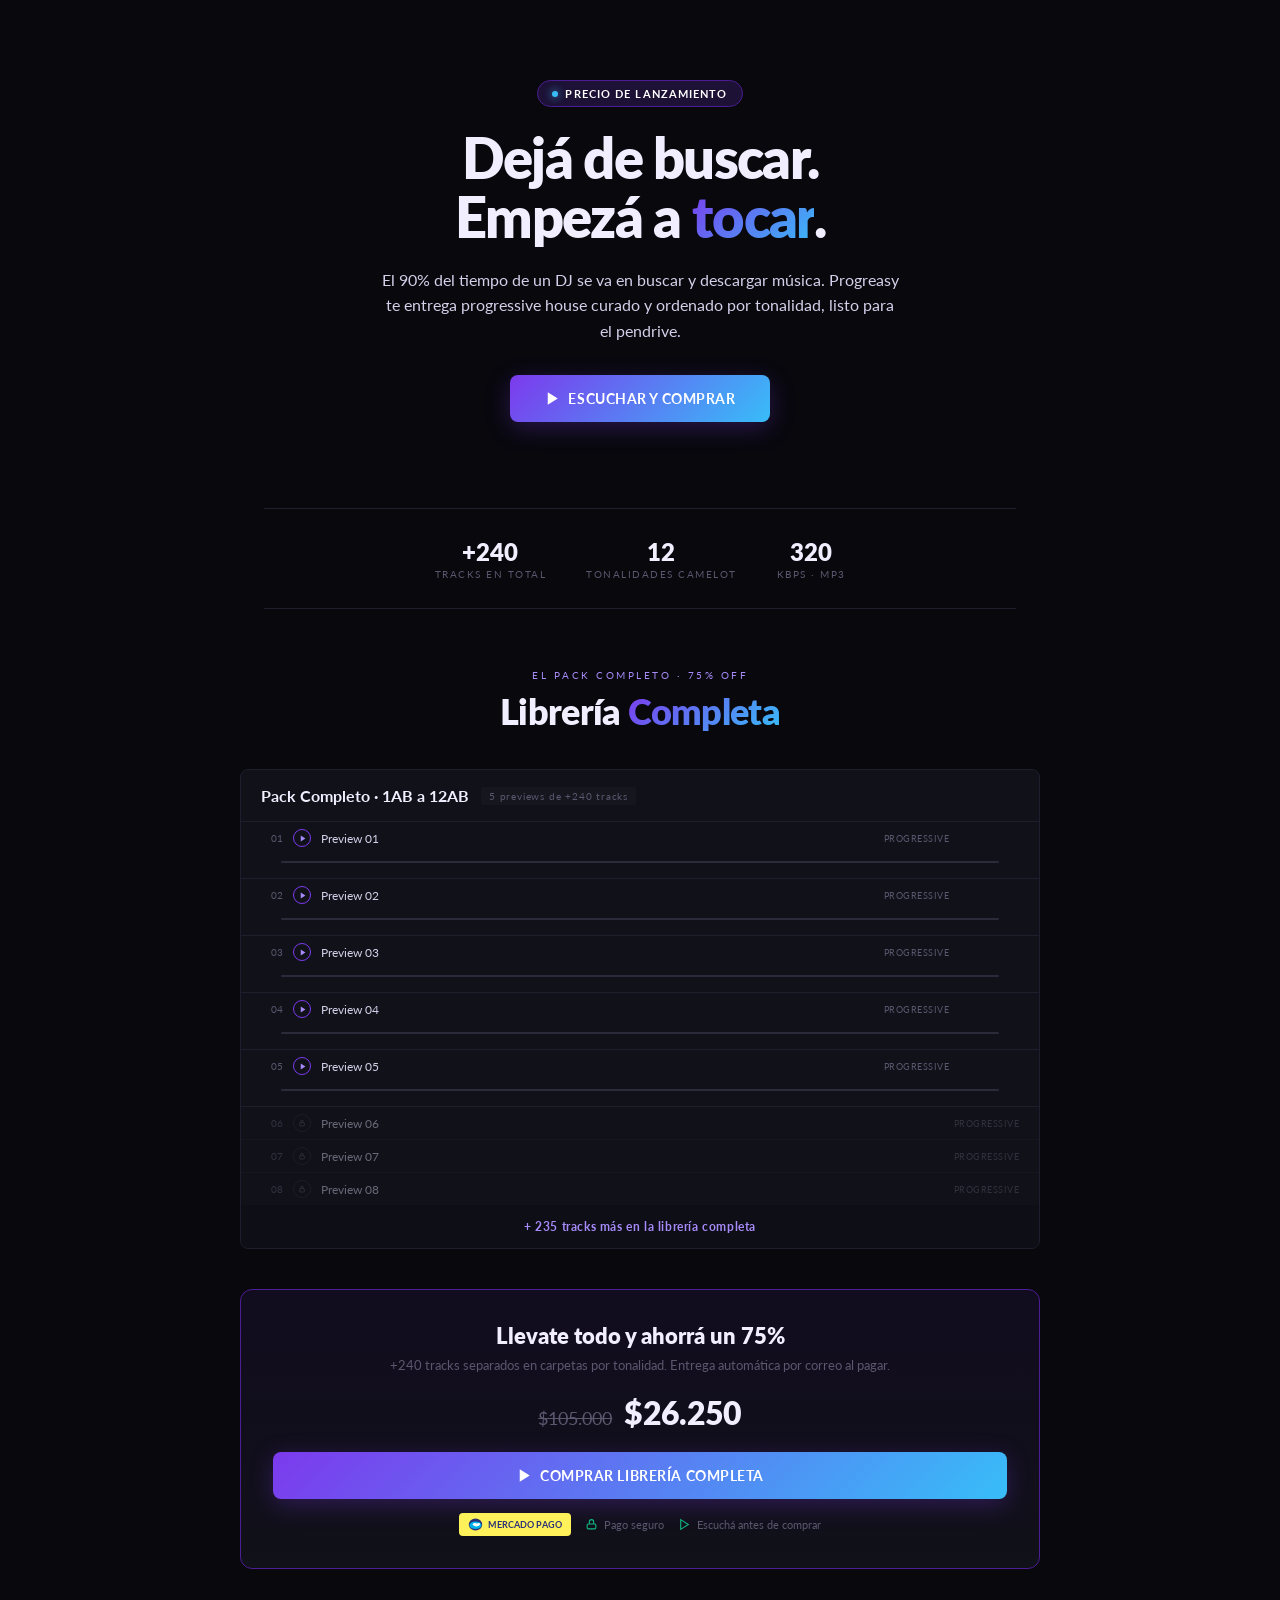
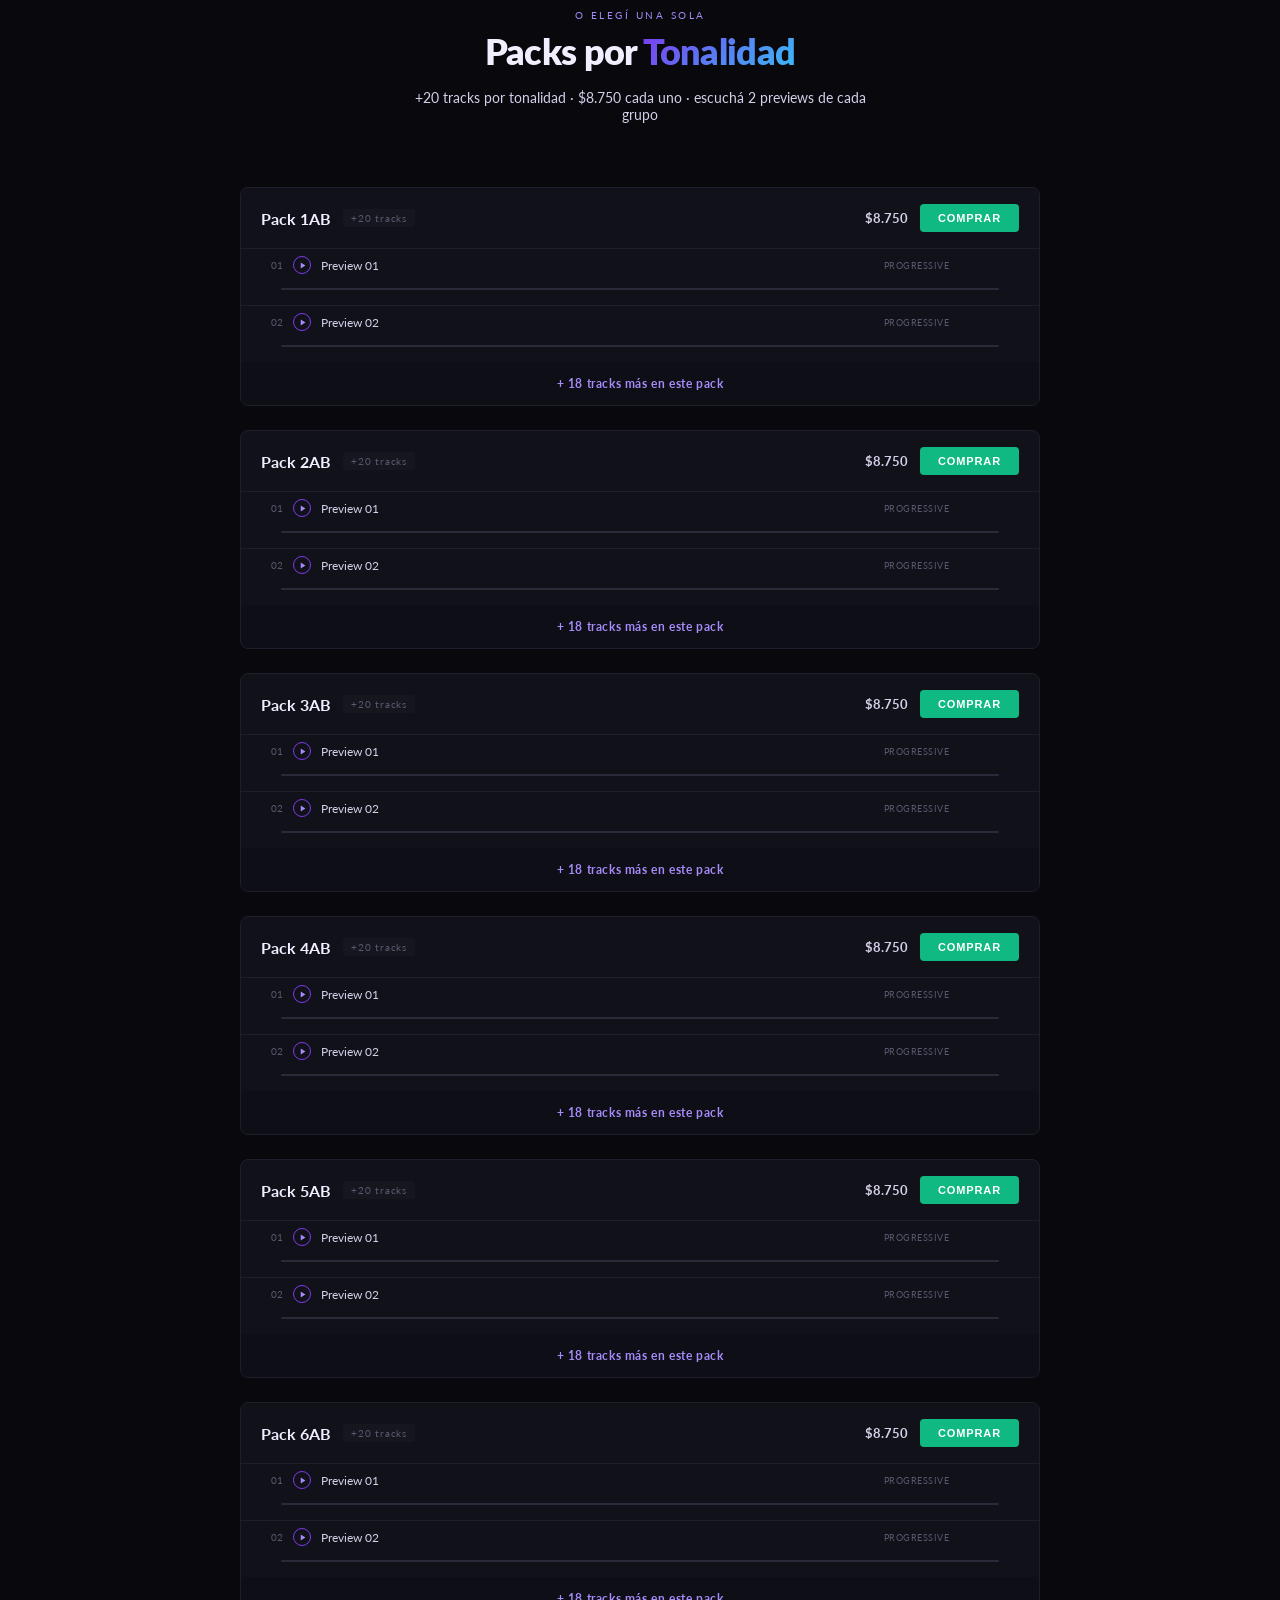
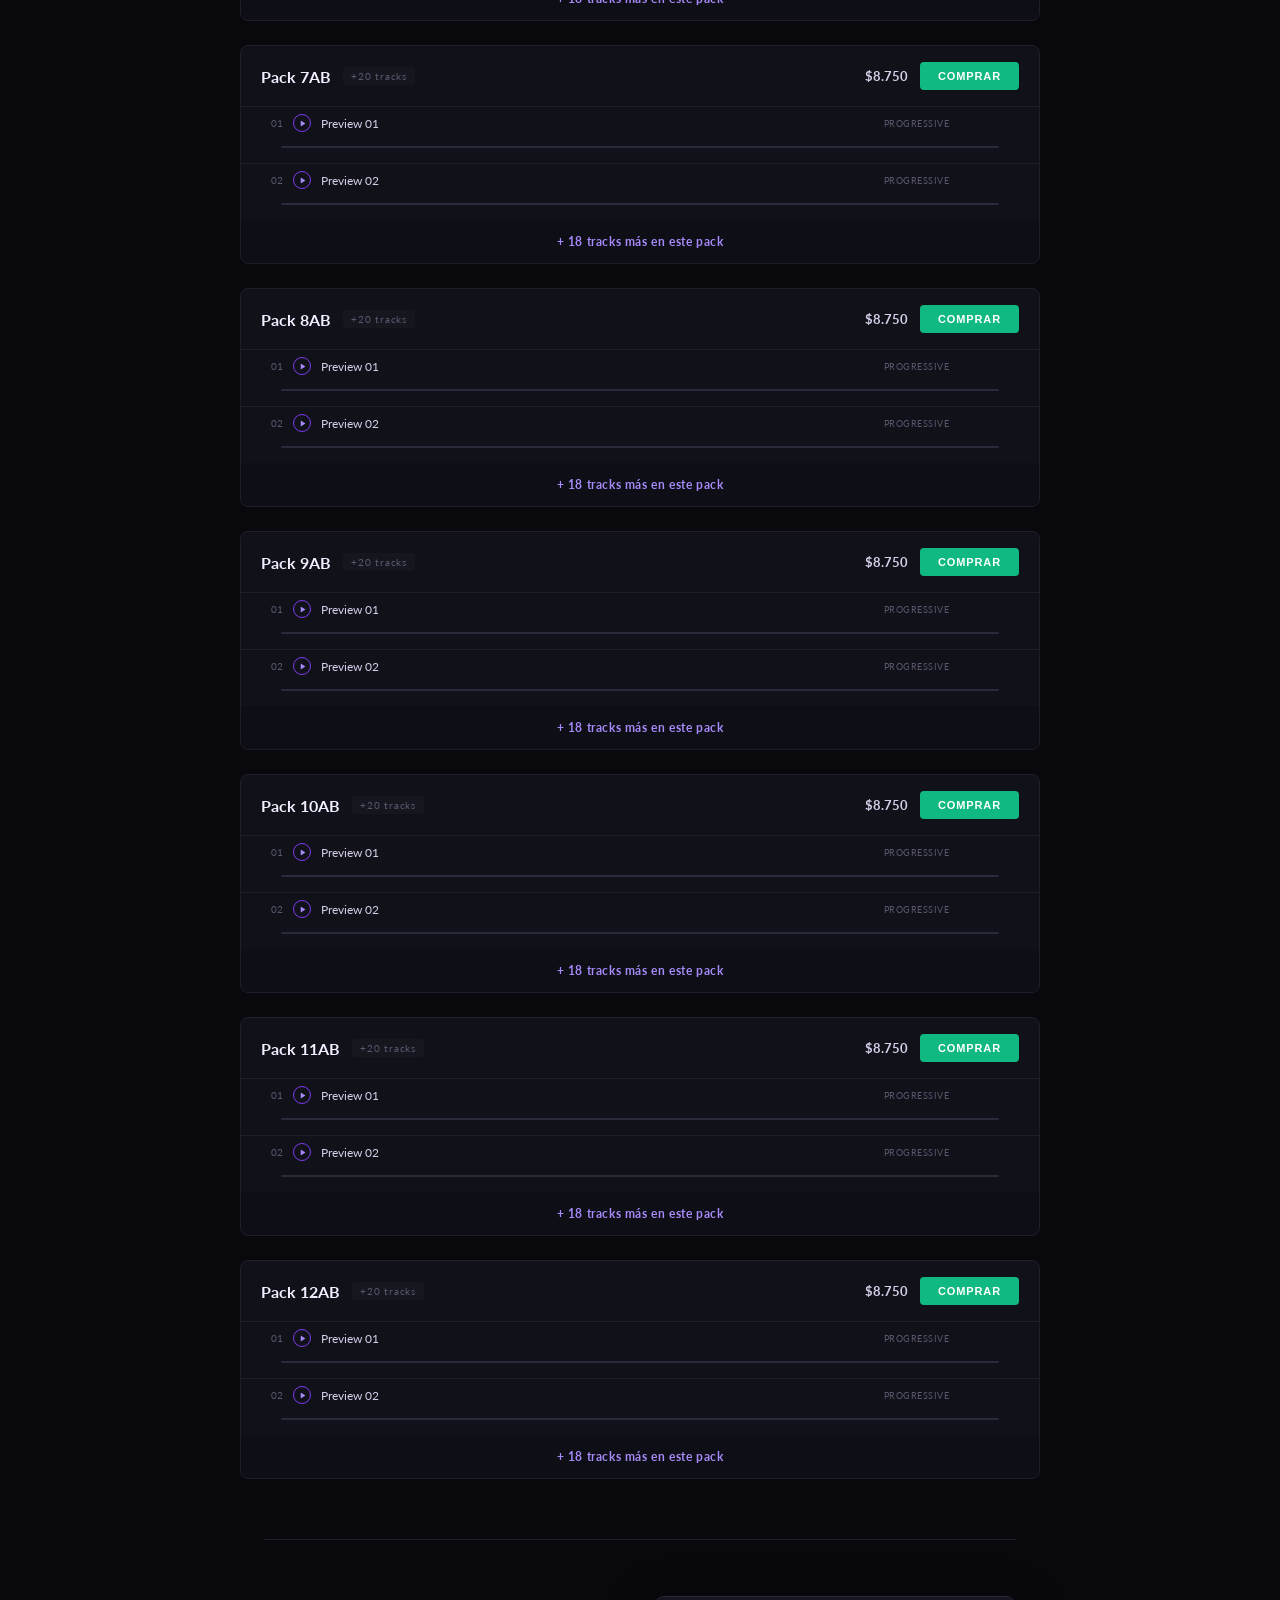
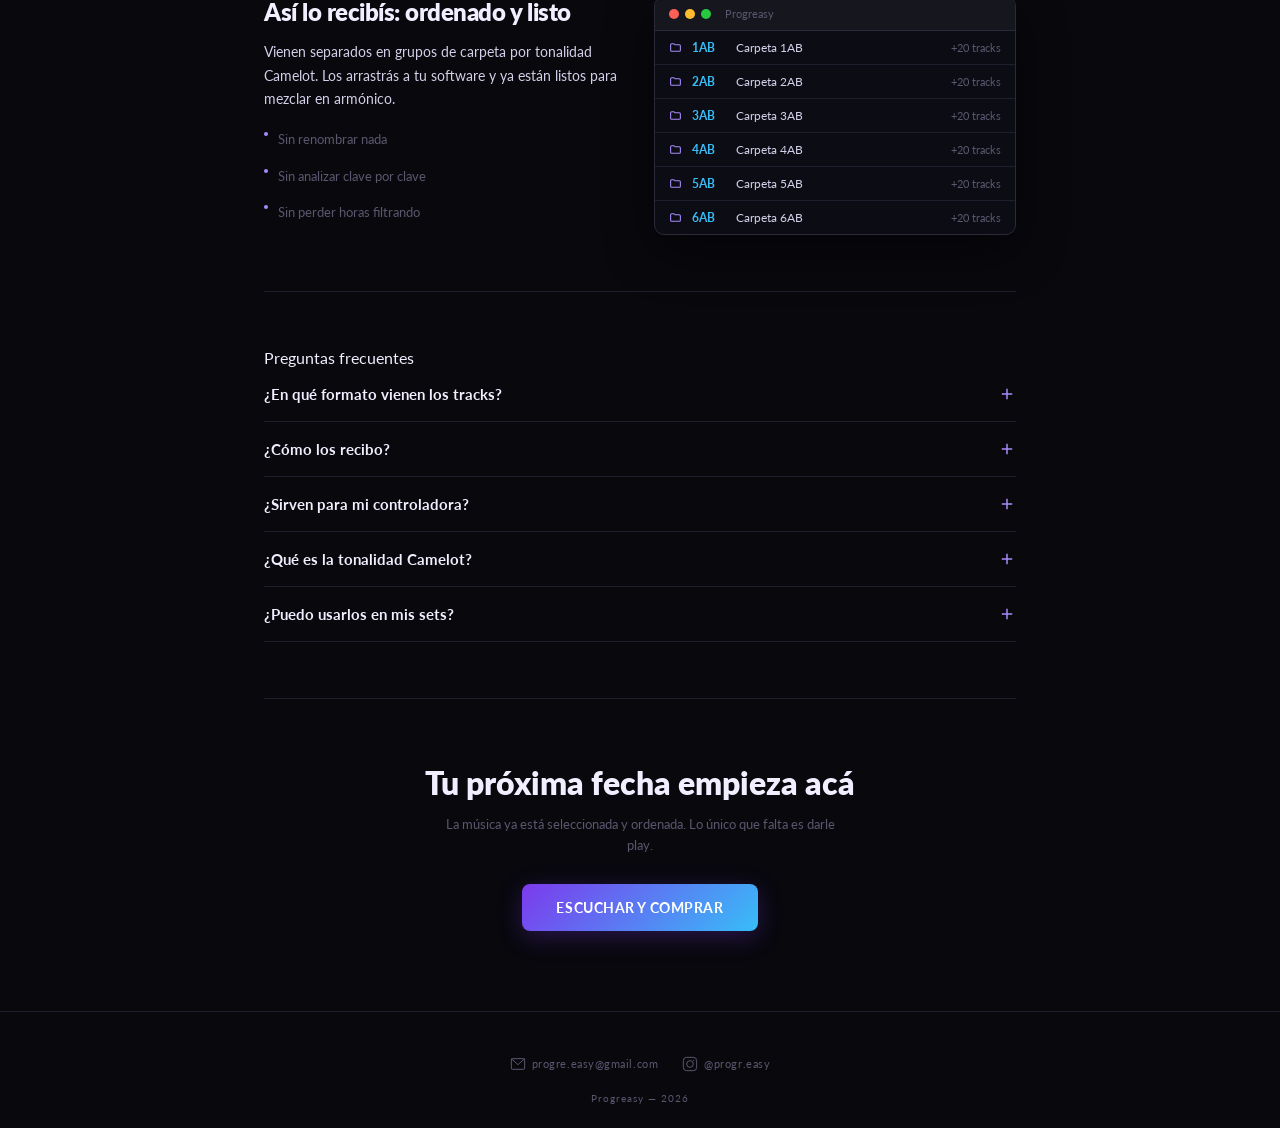
<file: index.html>
<!DOCTYPE html>
<html lang="es">
<head>
<meta charset="UTF-8">
<meta name="viewport" content="width=device-width, initial-scale=1.0">
<title>Progreasy · Progressive House listo para tocar</title>
<meta name="description" content="Packs de progressive house curados y ordenados por tonalidad Camelot. Descargá, cargá el pendrive y tocá. Dejá de perder horas buscando música.">

<link rel="preconnect" href="https://fonts.googleapis.com">
<link rel="preconnect" href="https://fonts.gstatic.com" crossorigin>
<link rel="preconnect" href="https://w.soundcloud.com">
<link href="https://fonts.googleapis.com/css2?family=Lato:wght@300;400;700;900&display=swap" rel="stylesheet">
<link rel="stylesheet" href="styles.css">

<!-- Meta Pixel Code -->
<script>
!function(f,b,e,v,n,t,s)
{if(f.fbq)return;n=f.fbq=function(){n.callMethod?
n.callMethod.apply(n,arguments):n.queue.push(arguments)};
if(!f._fbq)f._fbq=n;n.push=n;n.loaded=!0;n.version='2.0';
n.queue=[];t=b.createElement(e);t.async=!0;
t.src=v;s=b.getElementsByTagName(e)[0];
s.parentNode.insertBefore(t,s)}(window, document,'script',
'https://connect.facebook.net/en_US/fbevents.js');
fbq('init', 'YOUR_PIXEL_ID');
fbq('track', 'PageView');
</script>
<noscript><img height="1" width="1" style="display:none"
src="https://www.facebook.com/tr?id=YOUR_PIXEL_ID&ev=PageView&noscript=1"/></noscript>
<!-- End Meta Pixel Code -->
</head>
<body>

<!-- STICKY BUY (mobile) -->
<div class="sticky-buy">
  <div class="sb-info">
    <div class="sb-label">Librería completa</div>
    <div class="sb-price">$26.250 <span class="sb-old">$105.000</span></div>
  </div>
  <a href="https://progreasy.com/products/completo?variant=43290467270769" target="_blank" class="btn-primary" onclick="fbTrack('InitiateCheckout')">Ver y comprar</a>
</div>

<!-- HERO -->
<div class="inner">
  <div class="hero">
    <span class="badge-launch"><span class="dot"></span>Precio de lanzamiento</span>
    <h1>Dejá de buscar.<br>Empezá a <span class="grad">tocar</span>.</h1>
    <p class="hero-sub">El 90% del tiempo de un DJ se va en buscar y descargar música. Progreasy te entrega progressive house curado y ordenado por tonalidad, listo para el pendrive.</p>
    <div class="hero-cta">
      <a href="#pack-completo" class="btn-primary">
        <svg viewBox="0 0 12 12" fill="currentColor"><polygon points="3,1 11,6 3,11"/></svg>
        Escuchar y comprar
      </a>
    </div>
  </div>
</div>

<!-- TRUST -->
<div class="inner">
  <div class="trust-bar">
    <div class="trust-row">
      <div class="trust-item"><div class="trust-num">+240</div><div class="trust-label">Tracks en total</div></div>
      <div class="trust-item"><div class="trust-num">12</div><div class="trust-label">Tonalidades Camelot</div></div>
      <div class="trust-item"><div class="trust-num">320</div><div class="trust-label">kbps · MP3</div></div>
    </div>
  </div>
</div>

<!-- PACK COMPLETO -->
<div class="inner offer" id="pack-completo">
  <div class="section-kicker">El pack completo · 75% OFF</div>
  <h2 class="section-title">Librería <span class="grad">Completa</span></h2>

  <div class="pack">
    <div class="pack-header">
      <div class="pack-left">
        <span class="pack-label">Pack Completo · 1AB a 12AB</span>
        <span class="pack-count">5 previews de +240 tracks</span>
      </div>
    </div>
    <div class="pack-tracks" id="full-previews"></div>
    <div class="more-row" id="full-more"></div>
  </div>

  <div class="buy-block">
    <h3>Llevate todo y ahorrá un 75%</h3>
    <p>+240 tracks separados en carpetas por tonalidad. Entrega automática por correo al pagar.</p>
    <div class="offer-price">
      <span class="price-old">$105.000</span>
      <span class="price-new">$26.250</span>
    </div>
    <a href="https://progreasy.com/products/completo?variant=43290467270769" target="_blank" class="btn-primary btn-block" onclick="fbTrack('InitiateCheckout')">
      <svg viewBox="0 0 12 12" fill="currentColor"><polygon points="3,1 11,6 3,11"/></svg>
      Comprar librería completa
    </a>
    <div class="secure-row">
      <span class="mp-pill">
        <svg viewBox="0 0 40 40" fill="none"><ellipse cx="20" cy="20" rx="18" ry="16" fill="#2d3277"/><ellipse cx="20" cy="22" rx="16" ry="10" fill="#00b1ea"/><path d="M12 20c2-3 4-4 7-4 2 0 3 1 5 1 2 0 4-1 5-1 2 0 3 1 3 3s-2 4-5 5c-2 1-4 1-5 1-2 0-4-1-6-2-2-1-4-2-4-3z" fill="white"/></svg>
        <span>Mercado Pago</span>
      </span>
      <span class="secure-item"><svg viewBox="0 0 24 24" fill="none" stroke="currentColor" stroke-width="2"><rect x="4" y="11" width="16" height="9" rx="2"/><path d="M8 11V7a4 4 0 0 1 8 0v4"/></svg>Pago seguro</span>
      <span class="secure-item"><svg viewBox="0 0 24 24" fill="none" stroke="currentColor" stroke-width="2"><polygon points="5,3 19,12 5,21"/></svg>Escuchá antes de comprar</span>
    </div>
  </div>
</div>

<!-- PACKS POR TONALIDAD -->
<div class="inner offer" id="tonalidades" style="padding-top:20px;">
  <div class="section-kicker">O elegí una sola</div>
  <h2 class="section-title">Packs por <span class="grad">Tonalidad</span></h2>
  <p style="text-align:center;font-size:14px;color:var(--white2);max-width:480px;margin:-20px auto 8px;">+20 tracks por tonalidad · $8.750 cada uno · escuchá 2 previews de cada grupo</p>
  <div class="packs" id="tonalidades-container"></div>
</div>

<!-- MOSTRAR PRODUCTO -->
<div class="inner">
  <div class="product-show">
    <div class="show-grid">
      <div class="show-text">
        <h3>Así lo recibís: ordenado y listo</h3>
        <p>Vienen separados en grupos de carpeta por tonalidad Camelot. Los arrastrás a tu software y ya están listos para mezclar en armónico.</p>
        <div class="hero-hook">
          <div class="hook-line"><div class="hook-dot"></div>Sin renombrar nada</div>
          <div class="hook-line"><div class="hook-dot"></div>Sin analizar clave por clave</div>
          <div class="hook-line"><div class="hook-dot"></div>Sin perder horas filtrando</div>
        </div>
      </div>
      <div class="file-mock">
        <div class="file-mock-bar"><span class="d r"></span><span class="d y"></span><span class="d g"></span><span class="ttl">Progreasy</span></div>
        <div class="file-row"><svg viewBox="0 0 24 24" fill="none" stroke="currentColor" stroke-width="2"><path d="M3 7a2 2 0 0 1 2-2h4l2 2h8a2 2 0 0 1 2 2v8a2 2 0 0 1-2 2H5a2 2 0 0 1-2-2z"/></svg><span class="fkey">1AB</span><span class="fname">Carpeta 1AB</span><span class="fbpm">+20 tracks</span></div>
        <div class="file-row"><svg viewBox="0 0 24 24" fill="none" stroke="currentColor" stroke-width="2"><path d="M3 7a2 2 0 0 1 2-2h4l2 2h8a2 2 0 0 1 2 2v8a2 2 0 0 1-2 2H5a2 2 0 0 1-2-2z"/></svg><span class="fkey">2AB</span><span class="fname">Carpeta 2AB</span><span class="fbpm">+20 tracks</span></div>
        <div class="file-row"><svg viewBox="0 0 24 24" fill="none" stroke="currentColor" stroke-width="2"><path d="M3 7a2 2 0 0 1 2-2h4l2 2h8a2 2 0 0 1 2 2v8a2 2 0 0 1-2 2H5a2 2 0 0 1-2-2z"/></svg><span class="fkey">3AB</span><span class="fname">Carpeta 3AB</span><span class="fbpm">+20 tracks</span></div>
        <div class="file-row"><svg viewBox="0 0 24 24" fill="none" stroke="currentColor" stroke-width="2"><path d="M3 7a2 2 0 0 1 2-2h4l2 2h8a2 2 0 0 1 2 2v8a2 2 0 0 1-2 2H5a2 2 0 0 1-2-2z"/></svg><span class="fkey">4AB</span><span class="fname">Carpeta 4AB</span><span class="fbpm">+20 tracks</span></div>
        <div class="file-row"><svg viewBox="0 0 24 24" fill="none" stroke="currentColor" stroke-width="2"><path d="M3 7a2 2 0 0 1 2-2h4l2 2h8a2 2 0 0 1 2 2v8a2 2 0 0 1-2 2H5a2 2 0 0 1-2-2z"/></svg><span class="fkey">5AB</span><span class="fname">Carpeta 5AB</span><span class="fbpm">+20 tracks</span></div>
        <div class="file-row"><svg viewBox="0 0 24 24" fill="none" stroke="currentColor" stroke-width="2"><path d="M3 7a2 2 0 0 1 2-2h4l2 2h8a2 2 0 0 1 2 2v8a2 2 0 0 1-2 2H5a2 2 0 0 1-2-2z"/></svg><span class="fkey">6AB</span><span class="fname">Carpeta 6AB</span><span class="fbpm">+20 tracks</span></div>
      </div>
    </div>
  </div>
</div>

<!-- FAQ -->
<div class="inner">
  <div class="faq">
    <div class="how-title">Preguntas frecuentes</div>
    <details class="faq-item"><summary>¿En qué formato vienen los tracks?<svg class="ic" viewBox="0 0 24 24" fill="none" stroke="currentColor" stroke-width="2"><path d="M12 5v14M5 12h14"/></svg></summary><div class="faq-a">MP3 a 320 kbps, la máxima calidad del formato. Compatibles con cualquier software o controladora.</div></details>
    <details class="faq-item"><summary>¿Cómo los recibo?<svg class="ic" viewBox="0 0 24 24" fill="none" stroke="currentColor" stroke-width="2"><path d="M12 5v14M5 12h14"/></svg></summary><div class="faq-a">Apenas se confirma el pago, recibís un correo con el link de descarga de forma automática. No hay que esperar nada manual.</div></details>
    <details class="faq-item"><summary>¿Sirven para mi controladora?<svg class="ic" viewBox="0 0 24 24" fill="none" stroke="currentColor" stroke-width="2"><path d="M12 5v14M5 12h14"/></svg></summary><div class="faq-a">Sí. Son archivos MP3 estándar que funcionan en Rekordbox, Serato, Traktor, VirtualDJ, djay y cualquier reproductor o CDJ.</div></details>
    <details class="faq-item"><summary>¿Qué es la tonalidad Camelot?<svg class="ic" viewBox="0 0 24 24" fill="none" stroke="currentColor" stroke-width="2"><path d="M12 5v14M5 12h14"/></svg></summary><div class="faq-a">Es el sistema que usan los DJs para mezclar en armónico. Los tracks están separados en carpetas por tonalidad para que combines temas que suenan bien juntos sin esfuerzo.</div></details>
    <details class="faq-item"><summary>¿Puedo usarlos en mis sets?<svg class="ic" viewBox="0 0 24 24" fill="none" stroke="currentColor" stroke-width="2"><path d="M12 5v14M5 12h14"/></svg></summary><div class="faq-a">Sí, son para que los toques en tus sets y eventos. La selección está pensada para pista de progressive house.</div></details>
  </div>
</div>

<!-- BOTTOM CTA -->
<div class="inner">
  <div class="bottom-cta">
    <h2>Tu próxima fecha empieza acá</h2>
    <p>La música ya está seleccionada y ordenada. Lo único que falta es darle play.</p>
    <a href="#pack-completo" class="btn-primary">Escuchar y comprar</a>
  </div>
</div>

<footer>
  <div class="inner">
    <div class="contact-bar">
      <a href="mailto:progre.easy@gmail.com" class="contact-link">
        <svg viewBox="0 0 24 24" fill="none" stroke="currentColor" stroke-width="1.5"><rect x="2" y="4" width="20" height="16" rx="2"/><path d="M22 4L12 13 2 4"/></svg>
        progre.easy@gmail.com
      </a>
      <a href="https://www.instagram.com/progr.easy/" target="_blank" class="contact-link">
        <svg viewBox="0 0 24 24" fill="none" stroke="currentColor" stroke-width="1.5"><rect x="2" y="2" width="20" height="20" rx="5"/><circle cx="12" cy="12" r="5"/><circle cx="17.5" cy="6.5" r="1" fill="currentColor" stroke="none"/></svg>
        @progr.easy
      </a>
    </div>
    <p>Progreasy &mdash; 2026</p>
  </div>
</footer>

<script src="https://w.soundcloud.com/player/api.js"></script>
<script src="player.js"></script>
<script>
function fbTrack(ev){ try { if (window.fbq) fbq('track', ev); } catch(e){} }

const SHOPIFY_URL = 'https://progreasy.com/';
const PRICE = '$8.750';

// ---- Pack completo: 5 previews + bloqueados ----
const FULL_PREVIEWS = [
  { name: "Preview 01", sc: "https://soundcloud.com/progreasy/4a-siaah-ava-irandoost-now-is" },
  { name: "Preview 02", sc: "https://soundcloud.com/progreasy/5a-alexis-ludd-vivid-dreams" },
  { name: "Preview 03", sc: "https://soundcloud.com/progreasy/10a-dmitry-molosh-color" },
  { name: "Preview 04", sc: "https://soundcloud.com/progreasy/8a-golan-zocher-intervals" },
  { name: "Preview 05", sc: "https://soundcloud.com/progreasy/9a-chris-cargo-chemical-dreams" },
];
const FULL_LOCKED = [
  { name: "Preview 06", locked: true },
  { name: "Preview 07", locked: true },
  { name: "Preview 08", locked: true },
];
(function(){
  const c = document.getElementById('full-previews');
  let n = 1;
  FULL_PREVIEWS.forEach((t, i) => c.appendChild(createTrack(t, n++, 'full-' + i)));
  FULL_LOCKED.forEach((t, i) => c.appendChild(createTrack(t, n++, 'full-locked-' + i)));
  document.getElementById('full-more').textContent = '+ 235 tracks más en la librería completa';
})();

// ---- Packs por tonalidad: 12 grupos ----
const TONALIDADES = [
  { key: "1AB",  previews: [
      { name: "Preview 01", sc: "https://soundcloud.com/progreasy/1a-low-era-kebin-van-reeken" },
      { name: "Preview 02", sc: "https://soundcloud.com/progreasy/1a-122-togni-veda-haft" },
  ]},
  { key: "2AB",  previews: [
      { name: "Preview 01", sc: "https://soundcloud.com/progreasy/2a-kenan-savrun-subtle" },
      { name: "Preview 02", sc: "https://soundcloud.com/progreasy/2a-dj-zombi-guy-maayan" },
  ]},
  { key: "3AB",  previews: [
      { name: "Preview 01", sc: "https://soundcloud.com/progreasy/3a-digital-mess-astral-base" },
      { name: "Preview 02", sc: "https://soundcloud.com/progreasy/3a-elemental-original-mix" },
  ]},
  { key: "4AB",  previews: [
      { name: "Preview 01", sc: "https://soundcloud.com/progreasy/4a-haft-driftor-original-mix" },
      { name: "Preview 02", sc: "https://soundcloud.com/progreasy/4a-siaah-ava-irandoost-now-is" },
  ]},
  { key: "5AB",  previews: [
      { name: "Preview 01", sc: "https://soundcloud.com/progreasy/5a-alexis-ludd-vivid-dreams" },
      { name: "Preview 02", sc: "https://soundcloud.com/progreasy/5a-jp-mantero-shallow-original" },
  ]},
  { key: "6AB",  previews: [
      { name: "Preview 01", sc: "https://soundcloud.com/progreasy/6a-gmj-matter-apex-original" },
      { name: "Preview 02", sc: "https://soundcloud.com/progreasy/6a-gowzer-sand-of-time" },
  ]},
  { key: "7AB",  previews: [
      { name: "Preview 01", sc: "https://soundcloud.com/progreasy/7a-golan-zocher-frequencies" },
      { name: "Preview 02", sc: "https://soundcloud.com/progreasy/7a-jamie-stevens-meeting-molly" },
  ]},
  { key: "8AB",  previews: [
      { name: "Preview 01", sc: "https://soundcloud.com/progreasy/8a-golan-zocher-intervals" },
      { name: "Preview 02", sc: "https://soundcloud.com/progreasy/8a-gai-barone-fractals-haft" },
  ]},
  { key: "9AB",  previews: [
      { name: "Preview 01", sc: "https://soundcloud.com/progreasy/9a-haft-magenta-extended-mix" },
      { name: "Preview 02", sc: "https://soundcloud.com/progreasy/9a-chris-cargo-chemical-dreams" },
  ]},
  { key: "10AB", previews: [
      { name: "Preview 01", sc: "https://soundcloud.com/progreasy/10a-dmitry-molosh-color" },
      { name: "Preview 02", sc: "https://soundcloud.com/progreasy/10a-1-03-space-keys-haft-remix" },
  ]},
  { key: "11AB", previews: [
      { name: "Preview 01", sc: "https://soundcloud.com/progreasy/11a-agustin-pietrocola-wild-uv" },
      { name: "Preview 02", sc: "https://soundcloud.com/progreasy/11a-andrey-djackonda-do-you" },
  ]},
  { key: "12AB", previews: [
      { name: "Preview 01", sc: "https://soundcloud.com/progreasy/12a-maze-28-deceptions-emphi" },
      { name: "Preview 02", sc: "https://soundcloud.com/progreasy/12a-molac-vanta-black-original" },
  ]},
];

(function(){
  const container = document.getElementById('tonalidades-container');
  TONALIDADES.forEach((g, gi) => {
    const pack = document.createElement('div');
    pack.className = 'pack';
    const header = document.createElement('div');
    header.className = 'pack-header';
    header.innerHTML = `
      <div class="pack-left">
        <span class="pack-label">Pack ${g.key}</span>
        <span class="pack-count">+20 tracks</span>
      </div>
      <div class="pack-right">
        <span class="pack-price">${PRICE}</span>
        <button class="buy-btn" onclick="fbTrack('InitiateCheckout');window.open(SHOPIFY_URL, '_blank')">Comprar</button>
      </div>
    `;
    pack.appendChild(header);
    const tracksDiv = document.createElement('div');
    tracksDiv.className = 'pack-tracks';
    let n = 1;
    g.previews.forEach((t, ti) => tracksDiv.appendChild(createTrack(t, n++, `g${gi}-t${ti}`)));
    pack.appendChild(tracksDiv);
    const more = document.createElement('div');
    more.className = 'more-row';
    more.textContent = '+ 18 tracks más en este pack';
    pack.appendChild(more);
    container.appendChild(pack);
  });
})();
</script>
</body>
</html>
</file>
<file: styles.css>
*, *::before, *::after { box-sizing: border-box; margin: 0; padding: 0; }

:root {
  --bg: #08080d;
  --bg2: #0e0e16;
  --bg3: #16161f;
  --bg-card: #111119;
  --violet: #7c3aed;
  --violet-light: #a78bfa;
  --violet-dim: #4c1d95;
  --violet-glow: rgba(124, 58, 237, 0.08);
  --green: #10b981;
  --green-hover: #059669;
  --white: #f0eeff;
  --white2: #d4d0ea;
  --muted: #5a576e;
  --border: #1e1e2c;
  --border2: #2a2a3a;
}

body {
  background: var(--bg);
  color: var(--white);
  font-family: 'Lato', sans-serif;
  font-weight: 400;
  min-height: 100vh;
  -webkit-font-smoothing: antialiased;
}

.inner { max-width: 800px; margin: 0 auto; padding: 0 24px; }

a { color: inherit; }

/* ---- TOP NAV (paginas internas) ---- */
.topnav {
  display: flex;
  align-items: center;
  justify-content: space-between;
  padding: 22px 0;
  border-bottom: 1px solid var(--border);
}

.back-link {
  display: inline-flex;
  align-items: center;
  gap: 7px;
  color: var(--muted);
  text-decoration: none;
  font-size: 12px;
  letter-spacing: 0.05em;
  transition: color 0.15s;
}

.back-link:hover { color: var(--violet-light); }
.back-link svg { width: 14px; height: 14px; }

.brand {
  font-weight: 800;
  font-size: 18px;
  letter-spacing: -0.02em;
  color: var(--white);
  text-decoration: none;
}

.brand em { font-style: normal; color: var(--violet-light); }

/* ---- HERO ---- */
.hero {
  padding: 80px 0 60px;
  border-bottom: 1px solid var(--border);
  text-align: center;
}

.hero h1 {
  font-weight: 800;
  font-size: clamp(32px, 6vw, 56px);
  letter-spacing: -0.03em;
  color: var(--white);
  line-height: 1.05;
  margin-bottom: 20px;
}

.hero h1 em { font-style: normal; color: var(--violet-light); }

.hero-sub {
  font-size: 16px;
  color: var(--white2);
  line-height: 1.6;
  max-width: 520px;
  margin: 0 auto 32px;
}

.hero-hook {
  font-size: 12px;
  color: var(--muted);
  line-height: 2.2;
  text-align: left;
  max-width: 520px;
  margin: 0 auto;
}

.hero-hook .hook-line { display: flex; align-items: flex-start; gap: 10px; }

.hook-dot {
  width: 4px; height: 4px; min-width: 4px;
  border-radius: 50%;
  background: var(--violet-light);
  margin-top: 7px;
}

/* ---- CONTACT ---- */
.contact-bar {
  display: flex;
  justify-content: center;
  align-items: center;
  gap: 24px;
  padding: 20px 0;
}

.contact-link {
  display: flex;
  align-items: center;
  gap: 6px;
  color: var(--muted);
  text-decoration: none;
  font-size: 11px;
  letter-spacing: 0.05em;
  transition: color 0.15s;
}

.contact-link:hover { color: var(--violet-light); }
.contact-link svg { width: 16px; height: 16px; flex-shrink: 0; }

/* ---- TRUST BAR ---- */
.trust-bar { border-bottom: 1px solid var(--border); padding: 28px 0; }
.trust-row { display: flex; justify-content: center; gap: 40px; flex-wrap: wrap; }
.trust-item { text-align: center; }
.trust-num { font-weight: 800; font-size: 24px; color: var(--white); }
.trust-label { font-size: 10px; letter-spacing: 0.15em; text-transform: uppercase; color: var(--muted); margin-top: 2px; }

/* ---- PROMO CARDS (pagina 1) ---- */
.promos { padding: 56px 0 20px; }

.promo-section-title {
  font-size: 10px;
  letter-spacing: 0.25em;
  text-transform: uppercase;
  color: var(--muted);
  text-align: center;
  margin-bottom: 8px;
}

.promo {
  position: relative;
  margin-top: 24px;
  background: var(--bg-card);
  border: 1px solid var(--border);
  border-radius: 12px;
  padding: 36px 32px;
  text-align: center;
  overflow: hidden;
}

.promo.featured { border-color: var(--violet-dim); background: linear-gradient(180deg, rgba(124,58,237,0.06), var(--bg-card)); }

.promo-badge {
  display: inline-block;
  font-size: 10px;
  font-weight: 700;
  letter-spacing: 0.12em;
  text-transform: uppercase;
  color: #fff;
  background: var(--violet);
  padding: 5px 12px;
  border-radius: 20px;
  margin-bottom: 16px;
}

.promo h3 {
  font-weight: 800;
  font-size: clamp(22px, 4vw, 30px);
  letter-spacing: -0.02em;
  color: var(--white);
  margin-bottom: 12px;
}

.promo p {
  font-size: 14px;
  color: var(--white2);
  line-height: 1.6;
  max-width: 460px;
  margin: 0 auto 24px;
}

.promo-price {
  display: flex;
  align-items: baseline;
  justify-content: center;
  gap: 12px;
  margin-bottom: 24px;
}

.price-old {
  text-decoration: line-through;
  color: var(--muted);
  font-size: 18px;
}

.price-new {
  font-weight: 800;
  font-size: 32px;
  color: var(--white);
  letter-spacing: -0.02em;
}

.price-tag {
  font-weight: 800;
  font-size: 28px;
  color: var(--white);
  letter-spacing: -0.02em;
  margin-bottom: 24px;
}

.cta {
  display: inline-flex;
  align-items: center;
  gap: 8px;
  font-size: 13px;
  font-weight: 700;
  letter-spacing: 0.05em;
  text-transform: uppercase;
  color: #fff;
  background: var(--violet);
  border: none;
  border-radius: 6px;
  padding: 14px 32px;
  cursor: pointer;
  text-decoration: none;
  transition: background 0.15s, transform 0.1s;
}

.cta:hover { background: #6d28d9; }
.cta:active { transform: scale(0.98); }
.cta svg { width: 14px; height: 14px; }

.cta.buy { background: var(--green); }
.cta.buy:hover { background: var(--green-hover); }

/* ---- PAGE HEAD (paginas 2 y 3) ---- */
.page-head { padding: 48px 0 8px; text-align: center; }

.page-head h1 {
  font-weight: 800;
  font-size: clamp(26px, 5vw, 40px);
  letter-spacing: -0.02em;
  color: var(--white);
  line-height: 1.1;
  margin-bottom: 14px;
}

.page-head h1 em { font-style: normal; color: var(--violet-light); }

.page-head p {
  font-size: 14px;
  color: var(--white2);
  line-height: 1.6;
  max-width: 480px;
  margin: 0 auto;
}

/* ---- PACK / GROUP CARD ---- */
.packs { padding: 32px 0 40px; }

.pack {
  margin-top: 24px;
  background: var(--bg-card);
  border: 1px solid var(--border);
  border-radius: 8px;
  overflow: hidden;
}

.pack-header {
  display: flex;
  align-items: center;
  justify-content: space-between;
  padding: 16px 20px;
  border-bottom: 1px solid var(--border);
}

.pack-left { display: flex; align-items: center; gap: 12px; }
.pack-label { font-weight: 700; font-size: 16px; color: var(--white); }

.pack-count {
  font-size: 10px;
  color: var(--muted);
  letter-spacing: 0.08em;
  background: var(--bg3);
  padding: 3px 8px;
  border-radius: 3px;
}

.pack-right { display: flex; align-items: center; gap: 12px; }
.pack-price { font-size: 13px; color: var(--white2); font-weight: 700; }

.buy-btn {
  font-size: 11px;
  font-weight: 700;
  letter-spacing: 0.08em;
  text-transform: uppercase;
  color: #fff;
  background: var(--green);
  border: none;
  border-radius: 4px;
  padding: 8px 18px;
  cursor: pointer;
  white-space: nowrap;
  transition: background 0.15s, transform 0.1s;
}

.buy-btn:hover { background: var(--green-hover); }
.buy-btn:active { transform: scale(0.97); }

/* ---- TRACKS ---- */
.pack-tracks { padding: 0; }

.track { border-bottom: 1px solid var(--border); padding: 0 20px; transition: background 0.15s; }
.track:last-child { border-bottom: none; }
.track.has-audio { cursor: pointer; }
.track.has-audio:hover { background: var(--violet-glow); }
.track.playing { background: var(--violet-glow); }
.track.locked { opacity: 0.45; }

.track-row { display: flex; align-items: center; gap: 10px; height: 32px; }

.track-num {
  font-size: 10px;
  color: var(--muted);
  width: 22px;
  text-align: right;
  flex-shrink: 0;
}

.play-btn {
  width: 18px; height: 18px;
  border-radius: 50%;
  border: 1px solid var(--violet);
  background: transparent;
  color: var(--violet-light);
  cursor: pointer;
  display: flex; align-items: center; justify-content: center;
  flex-shrink: 0;
  transition: background 0.15s, color 0.15s;
  padding: 0;
}

.play-btn:hover, .track.playing .play-btn { background: var(--violet); color: var(--white); }
.play-btn svg { width: 7px; height: 7px; }

.track-name { font-size: 12px; color: var(--white2); flex: 1; }

.track-genre {
  font-size: 9px;
  color: var(--muted);
  letter-spacing: 0.05em;
  text-transform: uppercase;
  flex-shrink: 0;
}

.track-status {
  font-size: 9px;
  color: var(--muted);
  flex-shrink: 0;
  min-width: 60px;
  text-align: right;
}

.track.playing .track-status { color: var(--violet-light); }

.lock-btn {
  width: 18px; height: 18px;
  border-radius: 50%;
  border: 1px solid var(--border2);
  background: transparent;
  display: flex; align-items: center; justify-content: center;
  flex-shrink: 0;
}

.lock-btn svg { width: 8px; height: 8px; color: var(--muted); }

.more-row {
  text-align: center;
  padding: 14px;
  color: var(--violet-light);
  font-size: 12px;
  font-weight: 700;
  letter-spacing: 0.05em;
  background: var(--bg2);
}

/* ---- PROGRESS BAR ---- */
.progress-row { padding: 0 20px 8px; }

.progress-wrap {
  width: 100%; height: 16px;
  background: transparent;
  cursor: pointer;
  position: relative;
  display: flex;
  align-items: center;
}

.progress-track {
  width: 100%; height: 2px;
  background: var(--border2);
  border-radius: 2px;
  position: relative;
  overflow: visible;
}

.progress-bar {
  height: 100%; width: 0%;
  background: var(--violet-light);
  border-radius: 2px;
  pointer-events: none;
  position: relative;
}

.progress-thumb {
  position: absolute;
  right: -5px; top: 50%;
  transform: translateY(-50%);
  width: 10px; height: 10px;
  border-radius: 50%;
  background: var(--violet-light);
  opacity: 0;
  transition: opacity 0.15s;
  pointer-events: none;
}

.progress-wrap:hover .progress-thumb,
.progress-wrap.dragging .progress-thumb { opacity: 1; }
.progress-wrap:hover .progress-track,
.progress-wrap.dragging .progress-track { height: 3px; }

.sc-iframe {
  position: absolute;
  width: 1px; height: 1px;
  opacity: 0;
  pointer-events: none;
  top: -9999px;
}

/* ---- BUY BLOCK (paginas 2 y 3) ---- */
.buy-block {
  margin-top: 40px;
  background: linear-gradient(180deg, rgba(124,58,237,0.08), var(--bg-card));
  border: 1px solid var(--violet-dim);
  border-radius: 12px;
  padding: 32px;
  text-align: center;
}

.buy-block h3 {
  font-weight: 800;
  font-size: 22px;
  color: var(--white);
  margin-bottom: 8px;
}

.buy-block p { font-size: 13px; color: var(--muted); margin-bottom: 20px; }

/* ---- BOTTOM CTA ---- */
.bottom-cta { text-align: center; padding: 64px 0 80px; border-top: 1px solid var(--border); }
.bottom-cta h2 { font-weight: 800; font-size: clamp(20px, 4vw, 32px); color: var(--white); margin-bottom: 12px; }
.bottom-cta p { font-size: 13px; color: var(--muted); max-width: 400px; margin: 0 auto 28px; line-height: 1.6; }

/* ---- FOOTER ---- */
footer { border-top: 1px solid var(--border); padding: 24px 0; text-align: center; }
footer p { font-size: 10px; color: var(--muted); letter-spacing: 0.1em; }

/* ---- RESPONSIVE ---- */
@media (max-width: 640px) {
  .inner { padding: 0 16px; }
  .hero { padding: 44px 0 36px; }
  .hero-sub { font-size: 14px; }
  .hero-hook { font-size: 12px; line-height: 1.6; }
  .hero-hook .hook-line { margin-bottom: 10px; }
  .contact-bar { flex-direction: column; gap: 12px; }
  .contact-link { font-size: 12px; }
  .trust-row { gap: 20px; }
  .trust-num { font-size: 20px; }
  .promo { padding: 28px 20px; }
  .pack-header { flex-direction: column; gap: 12px; align-items: flex-start; }
  .pack-right { width: 100%; justify-content: space-between; }
  .track-genre { display: none; }
  .track-row { gap: 8px; }
  .track-name { font-size: 11px; }
  .track-num { width: 18px; }
  .buy-block { padding: 24px 18px; }
}

/* ============================================================
   CRO LANDING — componentes nuevos
   ============================================================ */

:root {
  --blue: #38bdf8;
  --grad: linear-gradient(135deg, #7c3aed 0%, #38bdf8 100%);
  --grad-soft: linear-gradient(135deg, rgba(124,58,237,0.14), rgba(56,189,248,0.10));
}

/* Badge de lanzamiento / urgencia */
.badge-launch {
  display: inline-flex;
  align-items: center;
  gap: 7px;
  font-size: 11px;
  font-weight: 700;
  letter-spacing: 0.1em;
  text-transform: uppercase;
  color: #fff;
  background: rgba(124,58,237,0.18);
  border: 1px solid var(--violet-dim);
  padding: 6px 14px;
  border-radius: 30px;
  margin-bottom: 22px;
}
.badge-launch .dot {
  width: 6px; height: 6px; border-radius: 50%;
  background: var(--blue);
  box-shadow: 0 0 8px var(--blue);
  animation: pulse 1.6s infinite;
}
@keyframes pulse { 0%,100%{opacity:1;} 50%{opacity:.35;} }

/* Botones primarios con gradiente */
.btn-primary {
  display: inline-flex;
  align-items: center;
  justify-content: center;
  gap: 9px;
  font-family: 'Lato', sans-serif;
  font-size: 14px;
  font-weight: 700;
  letter-spacing: 0.04em;
  text-transform: uppercase;
  color: #fff;
  background: var(--grad);
  border: none;
  border-radius: 8px;
  padding: 15px 34px;
  cursor: pointer;
  text-decoration: none;
  transition: transform 0.12s, box-shadow 0.2s, filter 0.15s;
  box-shadow: 0 6px 24px rgba(124,58,237,0.28);
}
.btn-primary:hover { transform: translateY(-1px); filter: brightness(1.06); box-shadow: 0 10px 30px rgba(56,189,248,0.3); }
.btn-primary:active { transform: scale(0.98); }
.btn-primary svg { width: 15px; height: 15px; }
.btn-block { display: flex; width: 100%; }

/* Hero rework */
.hero h1 .grad {
  background: var(--grad);
  -webkit-background-clip: text; background-clip: text;
  -webkit-text-fill-color: transparent;
}
.hero-cta { margin: 4px 0 26px; }

/* Preview card en hero */
.hero-preview-card {
  max-width: 520px;
  margin: 0 auto;
  background: var(--bg-card);
  border: 1px solid var(--border);
  border-radius: 10px;
  overflow: hidden;
  text-align: left;
}
.hero-preview-head {
  display: flex; align-items: center; gap: 8px;
  padding: 12px 18px;
  border-bottom: 1px solid var(--border);
  font-size: 11px; letter-spacing: 0.08em; text-transform: uppercase; color: var(--muted);
}
.hero-preview-head .lp { color: var(--violet-light); font-weight: 700; }

/* Ecualizador animado (cuando suena) */
.eq { display: none; align-items: flex-end; gap: 2px; height: 12px; margin-left: 4px; flex-shrink: 0; }
.track.playing .eq { display: inline-flex; }
.eq i { width: 2px; background: var(--violet-light); border-radius: 1px; animation: eqbar 0.9s ease-in-out infinite; }
.eq i:nth-child(1){ animation-delay: 0s; } .eq i:nth-child(2){ animation-delay: .2s; } .eq i:nth-child(3){ animation-delay: .4s; } .eq i:nth-child(4){ animation-delay: .15s; }
@keyframes eqbar { 0%,100%{ height: 3px; } 50%{ height: 12px; } }

/* Compatibilidad */
.compat { padding: 30px 0; border-bottom: 1px solid var(--border); text-align: center; }
.compat-title { font-size: 10px; letter-spacing: 0.2em; text-transform: uppercase; color: var(--muted); margin-bottom: 16px; }
.compat-row { display: flex; flex-wrap: wrap; justify-content: center; gap: 10px; }
.compat-pill {
  display: inline-flex; align-items: center; gap: 7px;
  font-size: 12px; color: var(--white2);
  background: var(--bg2); border: 1px solid var(--border);
  padding: 8px 14px; border-radius: 30px;
}
.compat-pill svg { width: 13px; height: 13px; color: var(--violet-light); }

/* OFERTA */
.offer { padding: 60px 0 20px; }
.section-kicker { font-size: 10px; letter-spacing: 0.25em; text-transform: uppercase; color: var(--violet-light); text-align: center; margin-bottom: 8px; }
.section-title { font-weight: 800; font-size: clamp(24px, 4.5vw, 36px); letter-spacing: -0.02em; color: var(--white); text-align: center; margin-bottom: 36px; }
.section-title em { font-style: normal; }
.section-title .grad { background: var(--grad); -webkit-background-clip: text; background-clip: text; -webkit-text-fill-color: transparent; }

.offer-card {
  position: relative;
  background: var(--bg-card);
  border: 1px solid var(--border);
  border-radius: 14px;
  padding: 36px 32px;
  text-align: center;
  margin-bottom: 20px;
}
.offer-card.featured {
  border: 1.5px solid transparent;
  background:
    linear-gradient(var(--bg-card), var(--bg-card)) padding-box,
    var(--grad) border-box;
  box-shadow: 0 10px 40px rgba(124,58,237,0.15);
}
.offer-tag {
  position: absolute; top: -12px; left: 50%; transform: translateX(-50%);
  font-size: 10px; font-weight: 800; letter-spacing: 0.12em; text-transform: uppercase;
  color: #fff; background: var(--grad); padding: 6px 16px; border-radius: 20px;
  white-space: nowrap;
}
.offer-card h3 { font-weight: 800; font-size: clamp(22px, 4vw, 28px); letter-spacing: -0.02em; margin-bottom: 8px; }
.offer-card .lead { font-size: 14px; color: var(--white2); line-height: 1.6; max-width: 440px; margin: 0 auto 20px; }
.offer-feats { list-style: none; display: inline-flex; flex-direction: column; gap: 8px; text-align: left; margin: 0 auto 22px; }
.offer-feats li { display: flex; align-items: flex-start; gap: 9px; font-size: 13px; color: var(--white2); }
.offer-feats svg { width: 15px; height: 15px; color: var(--blue); flex-shrink: 0; margin-top: 1px; }
.offer-price { display: flex; align-items: baseline; justify-content: center; gap: 12px; margin-bottom: 20px; }
.offer-card.secondary { padding: 28px; }
.offer-card.secondary h3 { font-size: 20px; }

.secure-row { display: flex; align-items: center; justify-content: center; gap: 14px; margin-top: 14px; flex-wrap: wrap; }
.secure-item { display: inline-flex; align-items: center; gap: 6px; font-size: 11px; color: var(--muted); }
.secure-item svg { width: 13px; height: 13px; color: var(--green); }
.mp-pill { display: inline-flex; align-items: center; gap: 5px; background: #fff159; border-radius: 4px; padding: 4px 9px; }
.mp-pill svg { width: 15px; height: 15px; }
.mp-pill span { font-size: 9px; font-weight: 700; color: #2d3277; text-transform: uppercase; line-height: 1; }

/* MOSTRAR PRODUCTO */
.product-show { padding: 56px 0; border-top: 1px solid var(--border); }
.show-grid { display: grid; grid-template-columns: 1fr 1fr; gap: 28px; align-items: center; }
.show-text h3 { font-weight: 800; font-size: 24px; letter-spacing: -0.02em; margin-bottom: 14px; }
.show-text p { font-size: 14px; color: var(--white2); line-height: 1.7; margin-bottom: 14px; }
.show-text .hook-line { font-size: 13px; margin-bottom: 8px; }

.file-mock {
  background: #0c0c14; border: 1px solid var(--border2); border-radius: 10px; overflow: hidden;
  font-family: 'Lato', sans-serif;
  box-shadow: 0 16px 50px rgba(0,0,0,0.4);
}
.file-mock-bar { display: flex; align-items: center; gap: 6px; padding: 10px 14px; background: var(--bg3); border-bottom: 1px solid var(--border2); }
.file-mock-bar .d { width: 10px; height: 10px; border-radius: 50%; }
.file-mock-bar .d.r{background:#ff5f57;} .file-mock-bar .d.y{background:#febc2e;} .file-mock-bar .d.g{background:#28c840;}
.file-mock-bar .ttl { margin-left: 8px; font-size: 11px; color: var(--muted); }
.file-row { display: flex; align-items: center; gap: 10px; padding: 9px 14px; border-bottom: 1px solid var(--border); font-size: 12px; }
.file-row:last-child { border-bottom: none; }
.file-row svg { width: 13px; height: 13px; color: var(--violet-light); flex-shrink: 0; }
.file-row .fkey { color: var(--blue); font-weight: 700; min-width: 34px; }
.file-row .fname { color: var(--white2); flex: 1; }
.file-row .fbpm { color: var(--muted); font-size: 11px; }

/* TESTIMONIOS */
.testimonials { padding: 56px 0; border-top: 1px solid var(--border); }
.tgrid { display: grid; grid-template-columns: repeat(3, 1fr); gap: 16px; }
.tcard { background: var(--bg-card); border: 1px solid var(--border); border-radius: 10px; padding: 22px; }
.stars { display: flex; gap: 2px; margin-bottom: 12px; }
.stars svg { width: 14px; height: 14px; color: #fbbf24; }
.tcard p { font-size: 13px; color: var(--white2); line-height: 1.6; margin-bottom: 14px; }
.tcard-who { display: flex; align-items: center; gap: 10px; }
.tcard-av { width: 30px; height: 30px; border-radius: 50%; background: var(--grad); display: flex; align-items: center; justify-content: center; font-weight: 800; font-size: 12px; color: #fff; flex-shrink: 0; }
.tcard-name { font-size: 12px; font-weight: 700; color: var(--white); }
.tcard-role { font-size: 10px; color: var(--muted); text-transform: uppercase; letter-spacing: 0.08em; }

/* FAQ */
.faq { padding: 56px 0; border-top: 1px solid var(--border); }
.faq-item { border-bottom: 1px solid var(--border); }
.faq-item summary {
  list-style: none; cursor: pointer; padding: 18px 0;
  display: flex; align-items: center; justify-content: space-between; gap: 16px;
  font-size: 15px; font-weight: 700; color: var(--white);
}
.faq-item summary::-webkit-details-marker { display: none; }
.faq-item summary .ic { width: 18px; height: 18px; flex-shrink: 0; color: var(--violet-light); transition: transform 0.2s; }
.faq-item[open] summary .ic { transform: rotate(45deg); }
.faq-item .faq-a { font-size: 13px; color: var(--white2); line-height: 1.7; padding: 0 0 18px; max-width: 640px; }

/* STICKY BUY (mobile) */
.sticky-buy {
  display: none;
  position: fixed; bottom: 0; left: 0; right: 0; z-index: 50;
  background: rgba(10,10,15,0.95);
  backdrop-filter: blur(10px);
  border-top: 1px solid var(--border2);
  padding: 10px 16px;
  align-items: center; justify-content: space-between; gap: 12px;
}
.sticky-buy .sb-info { line-height: 1.1; }
.sticky-buy .sb-label { font-size: 10px; color: var(--muted); text-transform: uppercase; letter-spacing: 0.06em; }
.sticky-buy .sb-price { font-size: 16px; font-weight: 800; color: var(--white); }
.sticky-buy .sb-old { font-size: 11px; color: var(--muted); text-decoration: line-through; margin-left: 5px; }
.sticky-buy .btn-primary { padding: 12px 22px; font-size: 12px; box-shadow: none; }

@media (max-width: 640px) {
  .show-grid { grid-template-columns: 1fr; gap: 20px; }
  .tgrid { grid-template-columns: 1fr; }
  .sticky-buy { display: flex; }
  body { padding-bottom: 68px; }
}
</file>
